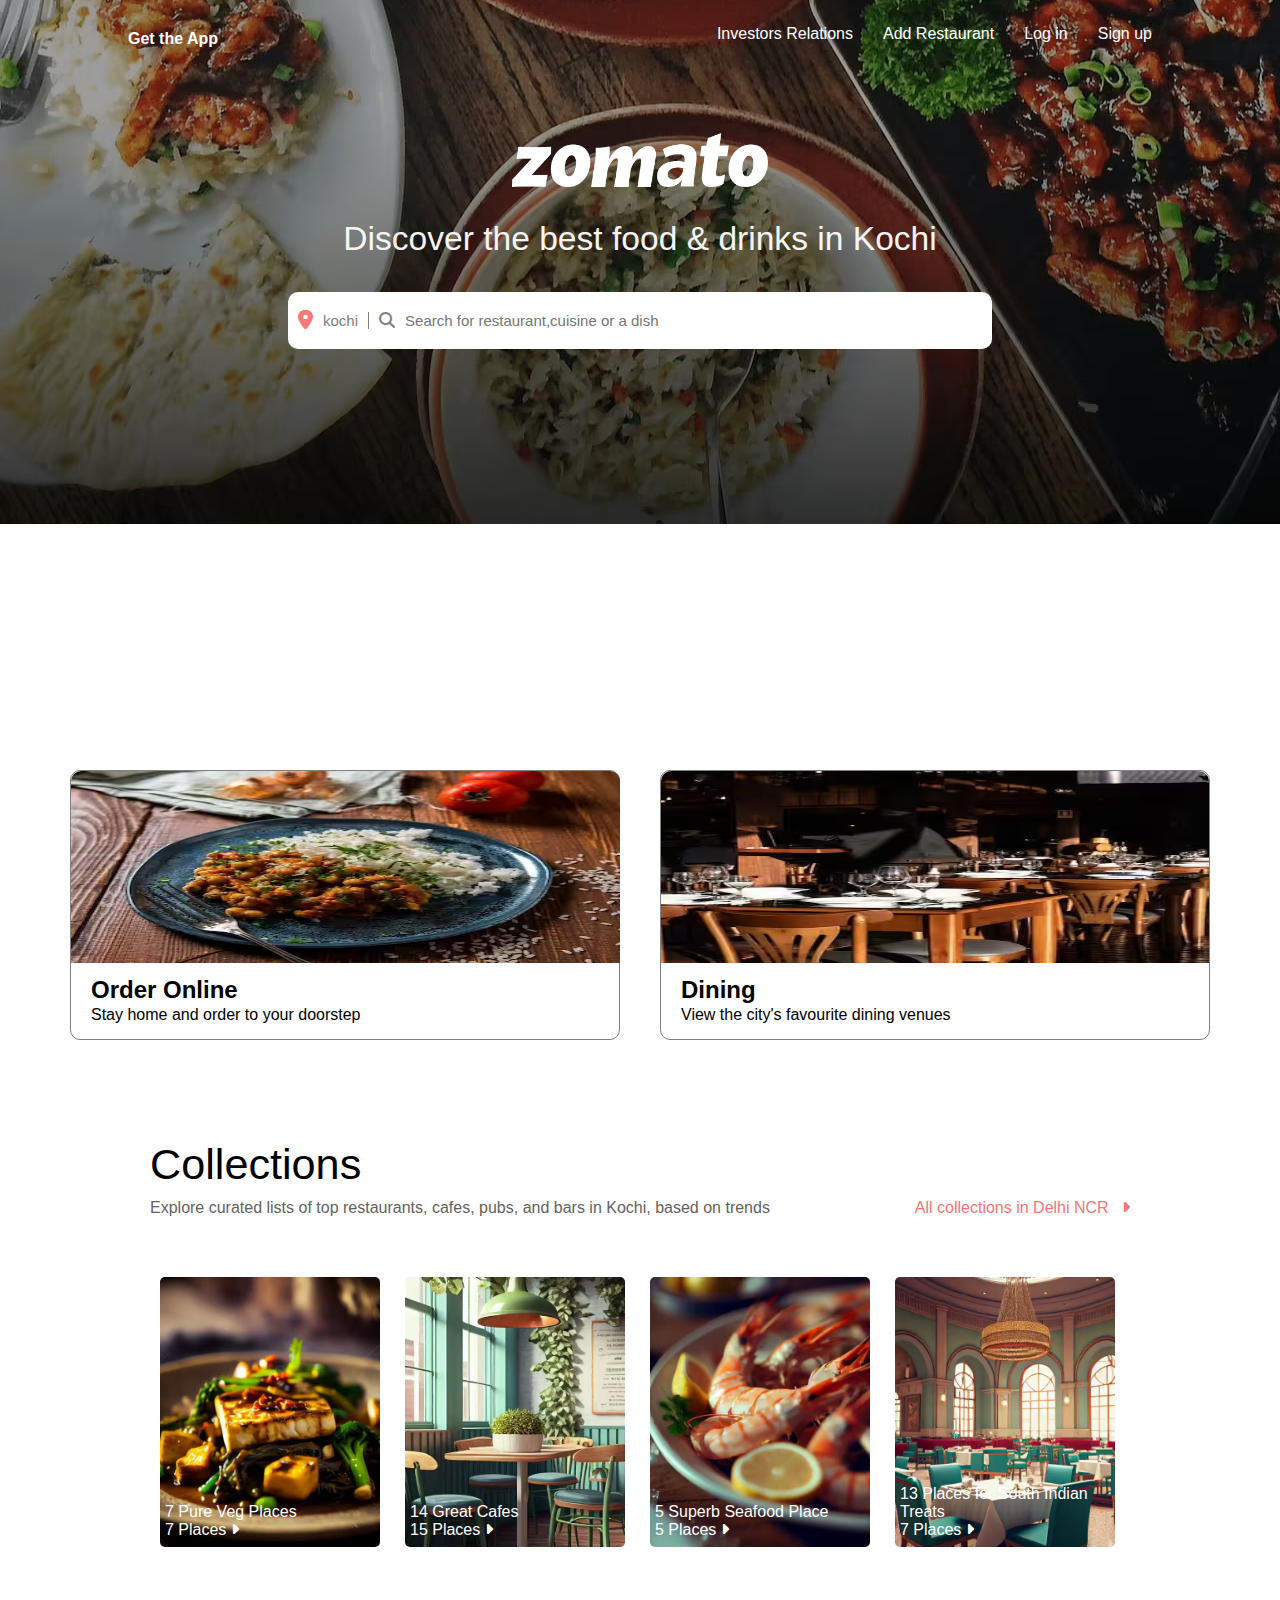
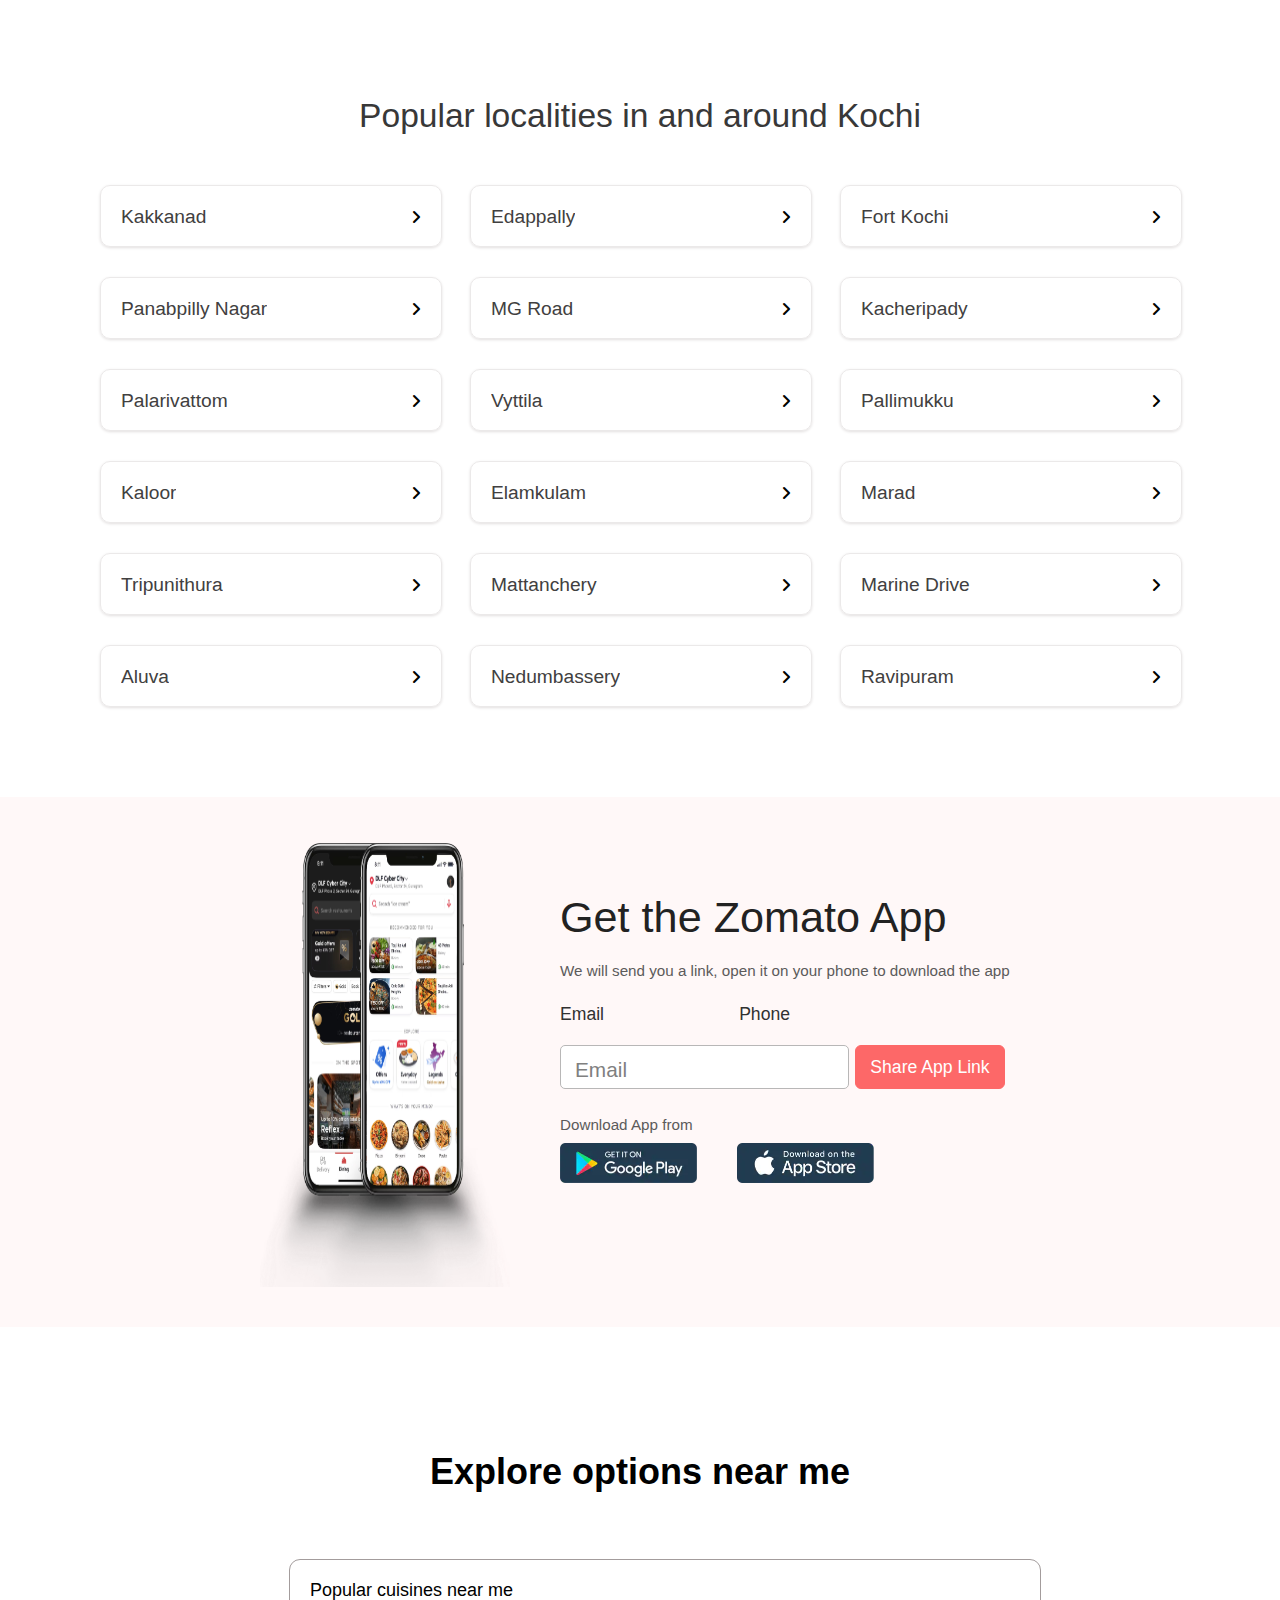
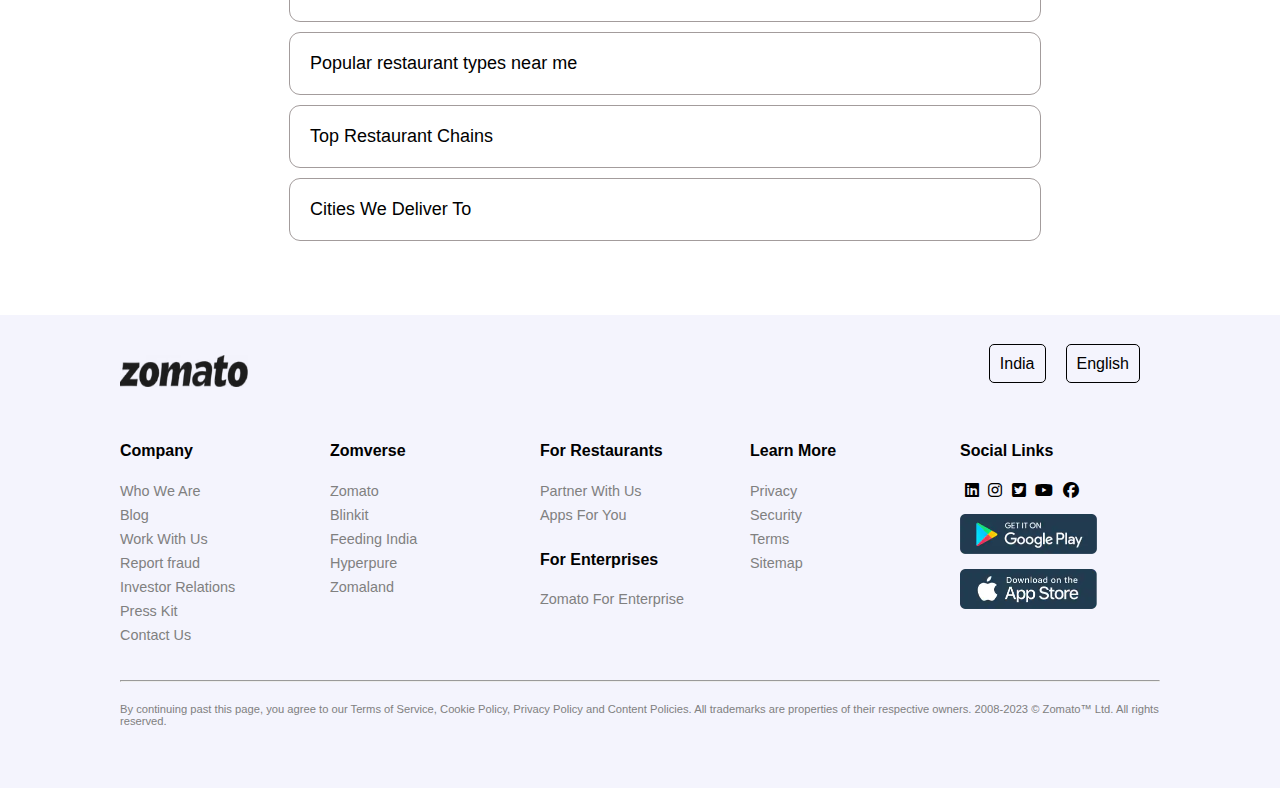
<file: index.html>
<!DOCTYPE html>
<html lang="en">
<head>
    <meta charset="UTF-8">
    <meta name="viewport" content="width=device-width, initial-scale=1.0">
    <meta name="google-site-verification" content="Z3oCAGNGZG1RD2Kaziy-_xORk95imUKKO_0iJedQLkI" />
     <link rel="stylesheet" href="https://cdnjs.cloudflare.com/ajax/libs/font-awesome/6.5.0/css/all.min.css">
     <link rel="stylesheet" href="styles.css" type="text/css">
    <link rel="icon" type="image/png" href="images/zomato_logo_2017.png">
    <title>Zomato</title>
</head>
<body>
    <header>
        <div class="nav">
            <div>
                <h4>Get the App</h4>
            </div>
            <ul class="nav-bar">
                <li>Investors Relations</li>
                <li>Add Restaurant</li>
                <li>Log in</li>
               <li>Sign up</li>
            </ul>
        </div>
        <div class="head">
            <img class="logo" src="images/logo.png" alt="logo">
            <h3>Discover the best food & drinks in Kochi</h3>
            <div class="search">
                <i class="fa-solid fa-location-dot"></i>
                <p>kochi</p>
                <i class="fa-solid fa-magnifying-glass"></i>
                <input type="text" placeholder="Search for restaurant,cuisine or a dish">
            </div>
        </div>
        <div class="header-image">
            <img src="images/header-image.png" alt="">
        </div>
        </div>
    </header>
    <div class="section-1">
        <div class="left">
            <img src="images/sectionimage1.png">
            <div class="text">
                <h2>Order Online</h2>
                <p>Stay home and order to your doorstep</p>
            </div>
            
        </div>
        <div class="right">
            <img src="images/sectionimage2.png">
            <div class="text">
                <h2>Dining</h2>
            <p>View the city's favourite dining venues</p>
            </div>
            
        </div>
    </div>

    <section class="middle">
        <div class="sec-2">
            <h2>Collections</h2>
            <div>
                <h6>Explore curated lists of top restaurants, cafes, pubs, and bars in Kochi, based on trends</h6>
                <span>All collections in Delhi NCR &nbsp; <i class="fa-sharp fa-solid fa-caret-right"></i></span>
            </div>
        </div>
        <div class="sec-3">
            <div class="box-1">
                <div><span>7 Pure Veg Places<br>7 Places <i class="fa-sharp fa-solid fa-caret-right"></i></span></div>
                <img src="images/sec1.png">
            </div>
            <div class="box-1">
                <div><span>14 Great Cafes<br>15 Places <i class="fa-sharp fa-solid fa-caret-right"></i></span></div>
                <img src="images/sec2.png">
            </div>
            <div class="box-1">
                <div><span>5 Superb Seafood Place<br>5 Places <i class="fa-sharp fa-solid fa-caret-right"></i></span></div>
                <img src="images/sec3.png">
            </div>
            <div class="box-1">
                <div><span>13 Places for South Indian Treats<br>7 Places <i class="fa-sharp fa-solid fa-caret-right"></i></span></div>
                <img src="images/sec4">
            </div>
        </div>
        <h1>Popular localities in and around Kochi</h1>
        <div class="sec-4">
            <div class="box-2">
                <div><span>Kakkanad</span><i class="fa-solid fa-angle-right"></i></div>
            </div>
            <div class="box-2">
                <div><span>Edappally</span><i class="fa-solid fa-angle-right"></i></div>
            </div>
            <div class="box-2">
                <div><span>Fort Kochi</span><i class="fa-solid fa-angle-right"></i></div>
            </div>
            <div class="box-2">
                <div><span>Panabpilly Nagar</span><i class="fa-solid fa-angle-right"></i></div>
            </div>
            <div class="box-2">
                <div><span>MG Road</span><i class="fa-solid fa-angle-right"></i></div>
            </div>
            <div class="box-2">
                <div><span>Kacheripady</span><i class="fa-solid fa-angle-right"></i></div>
            </div>
            <div class="box-2">
                <div><span>Palarivattom</span><i class="fa-solid fa-angle-right"></i></div>
            </div>
            <div class="box-2">
                <div><span>Vyttila</span><i class="fa-solid fa-angle-right"></i></div>
            </div>
            <div class="box-2">
                <div><span>Pallimukku</span><i class="fa-solid fa-angle-right"></i></div>
            </div>
            <div class="box-2">
                <div><span>Kaloor</span><i class="fa-solid fa-angle-right"></i></div>
            </div>
            <div class="box-2">
                <div><span>Elamkulam</span><i class="fa-solid fa-angle-right"></i></div>
            </div>
            <div class="box-2">
                <div><span>Marad</span><i class="fa-solid fa-angle-right"></i></div>
            </div>
            <div class="box-2">
                <div><span>Tripunithura</span><i class="fa-solid fa-angle-right"></i></div>
            </div>
            <div class="box-2">
                <div><span>Mattanchery</span><i class="fa-solid fa-angle-right"></i></div>
            </div>
            <div class="box-2">
                <div><span>Marine Drive</span><i class="fa-solid fa-angle-right"></i></div>
            </div>
            <div class="box-2">
                <div><span>Aluva</span><i class="fa-solid fa-angle-right"></i></div>
            </div>
            <div class="box-2">
                <div><span>Nedumbassery</span><i class="fa-solid fa-angle-right"></i></div>
            </div>
            <div class="box-2">
                <div><span>Ravipuram</span><i class="fa-solid fa-angle-right"></i></div>
            </div>
        </div>
    </section>
    <section class="sec-5">
        <div class="flex contact">
            <img src="images/mobile.png">
            <div class="address">
                <h2>Get the Zomato App</h2>
                <p>We will send you a link, open it on your phone to download the app</p>
                <div class="flex radio">
                    <div>
                        <input type="radio" name="fill" id="email" checked>
                        <label for="email">Email</label>
                    </div>
                    <div>
                        <input type="radio" name="fill" id="phone">
                        <label for="phone">Phone</label>
                    </div>
                </div>
                <div class="flex email">
                    <input class="input" type="text">
                    <label for="" class="place">Email</label>
                    <button>Share App Link</button>
                </div>
                <p class="download">Download App from</p>
                <div class="flex app">
                    <img src="images/play.png" alt="">
                    <img src="images/app.png" alt="">
                </div>
            </div>
        </div>
    </section>
    <section class="sec-6">
        <h1>Explore options near me</h1>
        <ul class="accordion">
            <li>
                <input type="radio" name="accordion" id="first">
                <label for="first">Popular cuisines near me</label>
                <div class="content">
                        <a href="" class="cuisines" >Arabian food near me</a>
                        <span>  <a href="" class="cuisines" >Bakery food near me</a></span>
                        <span>  <a href="" class="cuisines" >Beverages food near me</a></span>
                        <span>  <a href="" class="cuisines" >Biryani food near me</a></span>
                        <span>  <a href="" class="cuisines" >Chinese food near me</a></span>
                        <span>  <a href="" class="cuisines" >Continental food near me</a></span>
                        <span>  <a href="" class="cuisines" >Bakeries near me</a></span>
                        <span>  <a href="" class="cuisines" >Bars near me</a></span>
                        <span>  <a href="" class="cuisines" >Desserts food near me</a></span>
                        <span>  <a href="" class="cuisines" >Ice Cream food near me</a></span>
                        <span>  <a href="" class="cuisines" >Juices food near me</a></span>
                        <span>  <a href="" class="cuisines" >Kerala food near me</a></span>
                        <span>  <a href="" class="cuisines" >North Indian food near me</a></span>
                        <span>  <a href="" class="cuisines" >Sandwich food near me</a></span>
                        <span>  <a href="" class="cuisines" >Shawarma food near me</a></span>
                        <span>  <a href="" class="cuisines" >Shake food near me</a></span>
                        <span>  <a href="" class="cuisines" >Seafood food near me</a></span>
                        <span>  <a href="" class="cuisines" >Sichuan food near me</a></span>
                        <span>  <a href="" class="cuisines" >South Indian food near me</a></span>
                        <span>  <a href="" class="cuisines" >Street food near me</a></span>
                </div>
            </li>

            <li>
                <input type="radio" name="accordion" id="second">
                <label for="second">Popular restaurant types near me</label>
                <div class="content">
                    <a href="" class="restaurant" > Bakeries near me</a>
                    <span>  <a href="" class="restaurant" >Bars near me</a></span>
                    <span>  <a href="" class="restaurant" >Beverage Shops near me</a></span>
                    <span>  <a href="" class="restaurant" >Cafés near me</a></span>
                    <span>  <a href="" class="restaurant" > Casual Dining near me</a></span>
                    <span>  <a href="" class="restaurant" >Cocktail Bars near me</a></span>
                    <span>  <a href="" class="restaurant" >Confectioneries near me</a></span>
                    <span>  <a href="" class="restaurant" >Dessert Parlors near me</a></span>
                    <span>  <a href="" class="restaurant" >Desserts food near me</a></span>
                    <span>  <a href="" class="restaurant" >Ice Cream food near me</a></span>
                    <span>  <a href="" class="restaurant" >Juices food near me</a></span>
                    <span>  <a href="" class="restaurant" >Kerala food near me</a></span>
                    <span>  <a href="" class="restaurant" >North Indian food near me</a></span>
                    <span>  <a href="" class="restaurant" >Sandwich food near me</a></span>
                    <span>  <a href="" class="restaurant" >Shawarma food near me</a></span>
                    <span>  <a href="" class="restaurant" >Shake food near me</a></span>
                    <span>  <a href="" class="restaurant" >Seafood food near me</a></span>
                    <span>  <a href="" class="restaurant" >Sichuan food near me</a></span>
                    <span>  <a href="" class="restaurant" >South Indian food near me</a></span>
                    <span>  <a href="" class="restaurant" >Street food near me</a></span></div>
            </li>
            <li>
                <input type="radio" name="accordion" id="third">
                <label for="third">Top Restaurant Chains</label>
                <div class="content">
                    <a href="" class="chains">Burger King</a>
                    <a href="" class="chains">KFC</a>
                    <a href="" class="chains">McDonald's</a>
                    <a href="" class="chains">Pizza Hut</a>
                    <a href="" class="chains">WOW!Momo</a>
                </div>
            </li>

            <li>
                <input type="radio" name="accordion" id="fourth">
                <label for="fourth">Cities We Deliver To</label>
                <div class="content">
                    <div class="row">
                        <div class="col">
                            <a href="" class="cities">Delhi NCR </a>
                            <a href="" class="cities">Hyderabad </a>
                            <a href="" class="cities">Ahmedabad </a>
                            <a href="" class="cities">Nashik</a>
                            <a href="" class="cities">Amritsar</a>
                        </div>
                        <div class="col">
                            <a href="" class="cities">Kolkata</a>
                            <a href="" class="cities">Chennai</a>
                            <a href="" class="cities">Chandigarh</a>
                            <a href="" class="cities">Ooty</a>
                            <a href="" class="cities">Kanpur</a>
                        </div>
                        <div class="col">
                            <a href="" class="cities">Mumbai</a>
                            <a href="" class="cities">Lucknow</a>
                            <a href="" class="cities">Goa</a>
                            <a href="" class="cities">Shimla</a>
                            <a href="" class="cities">Allahabad</a>
                        </div>
                        <div class="col">
                            <a href="" class="cities">Bengaluru</a>
                            <a href="" class="cities">Kochi</a>
                            <a href="" class="cities">Indore</a>
                            <a href="" class="cities">Ludhiana</a>
                            <a href="" class="cities">Aurangabad</a>
                        </div>
                        <div class="col">
                            <a href="" class="cities">Pune</a>
                            <a href="" class="cities">Jaipur</a>
                            <a href="" class="cities">Gangtok</a>
                            <a href="" class="cities">Guwahati</a>
                            <a href="" class="cities">Bhopal</a>
                        </div>
                    </div>
                </div>
            </li>
        </ul>
     </section>
     <section class="footer">
        <div class="sec-7">
            <div class="first">
                <div>
                    <img src="images/zomato-bottom-logo.png">
                </div>
                <div class="first-1">
                    <div>
                        <span>India</span>
                    </div>
                    <div>
                        <span>English</span>
                    </div>
                </div>
            </div>
            <div class="second">
                <div>
                    <h4>Company</h4>
                    <a href="">Who We Are</a>
                    <a href="">Blog</a>
                    <a href="">Work With Us</a>
                    <a href="">Report fraud</a>
                    <a href="">Investor Relations</a>
                    <a href="">Press Kit</a>
                    <a href="">Contact Us</a>
                </div>
                <div>
                    <h4>Zomverse</h4>
                    <a href="">Zomato</a>
                    <a href="">Blinkit</a>
                    <a href="">Feeding India</a>
                    <a href="">Hyperpure</a>
                    <a href="">Zomaland</a>
                </div>
                <div>
                    <h4>For Restaurants</h4>
                    <a href="">Partner With Us</a>
                    <a href="">Apps For You</a>
                    <h4>For Enterprises</h4>
                    <a href="">Zomato For Enterprise</a>
                </div>
                <div>
                    <h4>Learn More</h4>
                    <a href="">Privacy</a>
                    <a href="">Security</a>
                    <a href="">Terms</a>
                    <a href="">Sitemap</a>
                </div>
                <div class="box-4">
                    <h4>Social Links</h4>
                    <div>
                        <i class="fa-brands fa-linkedin"></i>
                        <i class="fa-brands fa-instagram"></i>
                        <i class="fa-brands fa-square-twitter"></i>
                        <i class="fa-brands fa-youtube"></i>
                        <i class="fa-brands fa-facebook"></i>                   
                     </div>
                
                
                    <div><img src="images/play.png"></div> 
                    <div><img src="images/app.png"></div>
            </div>
            </div>
            <hr>
            <p class="copy">By continuing past this page, you agree to our Terms of Service, Cookie Policy, Privacy Policy and Content Policies. All trademarks are properties of their respective owners. 2008-2023 © Zomato™ Ltd. All rights reserved.</p>
        </div>
     </section>

    
</body>
</html>
</file>
<file: styles.css>
body{
    margin: 0;
    padding: 0;
    text-decoration: none;
    font-family: Verdana, Geneva, Tahoma, sans-serif;
    overflow-x: hidden;
}
header{
    width:100%;
    height: 80vh;
    overflow: hidden;
    position: relative;
    object-fit: cover;
}

.header-image{
    position: absolute;
    top: -20vh;
    z-index: -1;
}
.nav{
    display: flex;
    margin: 1vh 10vw;
    justify-content: space-between;
    color: white;
    font-size: 1em;
    font-family: Verdana, Geneva, Tahoma, sans-serif;
}
.nav-bar{
    display: flex;
}
.nav-bar li{
    font-size: 1em;
    font-family: Verdana, Geneva, Tahoma, sans-serif;
    font-weight: lighter;
    padding-left: 30px;
    list-style: none;
}
.head{
    display: flex;
    flex-direction: column;
    justify-content: center;
    margin-top: 7vh;
    align-items: center;
}
.logo{
    width: 20vw;
}
.head h3{
    font-size: 2.1em;
    color: whitesmoke;
    font-weight: lighter;
    font-family: Verdana, Geneva, Tahoma, sans-serif;
}
.search{
    display: flex;
    width: 55vw;
    align-items: center;
    justify-content: flex-start;
    border-radius: 10px;
    background-color: white;
    padding: 5px 0;
}
.search input{
    outline: none;
    border: none;
    width: 50%;
    padding-left: 10px;
    font-size: 15px;
}
.search p{
    color: gray;
    border-right: 1px solid gray;
    font-family: Verdana, Geneva, Tahoma, sans-serif;
    font-size: 15px;
    padding-right: 10px;
}
.search i:first-child{
    font-size: 20px;
    color:rgb(252, 119, 119);
    padding-left: 10px;
    padding-right: 10px;
}
.search i{
    color: gray;
    padding-left: 10px;
}
.section-1{
    display: flex;
    justify-content: space-around;
    margin-top: 50px;
    padding-left: 50px;
    padding-right: 50px;
    margin-bottom: 100px;
    
}
.section-1 .left{
    box-sizing: border-box;
    width:550px;
    height:270px;
    padding-bottom: 20px;
    padding-right: 10px;
    transition: transform 0.3s;
    border: 1px solid gray;
    border-radius: 10px;
    
}
.left img{
    border-top-right-radius: 10px;
    border-top-left-radius:10px ;
    width:102%;
    height:192px;
    
}
.section-1 .right{
    box-sizing: border-box;
    width:550px;
    height: 270px;
    padding-bottom: 20px;
    transition: transform 0.3s;
    border: 1px solid gray;
    border-radius: 10px;
}
.right img{
    border-top-right-radius: 10px;
    border-top-left-radius:10px ;
    width:100%;
    height:192px;
}
.left:hover{
    cursor: pointer;
    transform: scale(1.05);
}
.right:hover{
    cursor: pointer;
    transform: scale(1.05);
}
.left .text{
     line-height: 5px;
     padding-left: 20px;
}
.right .text{
    line-height: 5px;
    padding-left: 20px;
}

.middle{
    margin: 60px 150px;
}
.sec-2 h2{
    font-size: 2.7rem;
    font-weight: lighter;
    margin-bottom: 10px;
}
.sec-2 div{
    display: flex;
    justify-content: space-between;
    align-items: center;
    margin-bottom: 30px;
}
.sec-2 h6{
    margin: 0;
    font-size: 1rem;
    font-weight: lighter;
    color: rgb(99, 98, 98);
}
.fa-caret-right, .sec-2  span{
    color: rgb(248, 117, 117);
}
 .box-1{
    width: 255px;
    height: 300px;
    overflow: hidden;
    position: relative;
  
 }
   .box-1 div{
    position: absolute;
    background: linear-gradient(transparent black);
    width: 100%;
    height: 25%;
    display: flex;
    align-items: flex-end;
    bottom: 0;
    border-radius: 10px;
    
 }
 .box-1 div span:first-child{
    display: inline-block;
    color: white;
    padding-left: 15px;
    font-size: 1rem;
    padding-bottom: 15px;
 }
 .box-1 i{
    color: white;
    padding-bottom: 15px;
 }
 .box-1 img{
    width: 220px;
    height: 270px;
    object-fit: cover;
    padding: 10px;
    border-radius: 15px;
 }
 .sec-3{
    display: flex;
    justify-content: space-between;
    margin-top: 50px;
    margin-bottom: 130px;
 }
 .middle h1{
    font-size: 2.1rem;
    font-weight: lighter;
    text-align: center;
    margin: 50px;
    color: rgb(56,56,56);
 }
 .sec-4{
    display: grid;
    justify-content: center;
    grid-column-gap: 20px;
    grid-gap: 30px;
    grid-template-columns: 340px 340px 340px;
    grid-template-rows: auto;
 }
 .box-2{
    border: 1px solid rgb(235, 233, 233);
    box-shadow: 0 1px 3px rgb(226, 223, 223);
    width: 340px;
    height: 60px;
    overflow: hidden;
    border-radius: 10px;
 }
 .box-2 div{
    overflow: hidden;
    display: flex;
    justify-content: space-between; 
    align-items: center;
    margin: 20px;
 }
 .box-2 div span{
    color: rgb(65, 64, 64);
    font-size: 1.2rem;
    display: inline-block;
    overflow: hidden;
    text-overflow: ellipsis;
    white-space: nowrap;
 }
 .sec-5{
    display: flex;
    margin: 90px 0;
    padding: 40px 0;
    justify-content: center;
    background-color: rgb(255, 248, 248);
 }
 .flex{
    display: flex;
 }
 .contact{
    width: 760px;
    overflow: hidden;
 }
 .contact img{
    width: 250px;
    height: 450px;
    padding-right: 40px;
 }
 .address{
    width: 470px;
    margin-top: 20px;
    padding-left: 10px;
 }
 .address p{
    padding-bottom: 10px;
    font-size: 0.95rem;
    color: rgb(92, 91, 91);
 }
 .address h2{
    font-size: 2.7rem;
    font-weight: lighter;
    margin-bottom: 20px;
    color: rgb(34, 34, 34);
 }
 .radio{
    display: flex;
    justify-content: space-between;
    margin-right: 230px;
    padding-bottom: 20px;
 }
 .radio label{
    font-size: 1.1rem;
    color: rgb(49, 49, 49);
 }
 .radio [type="radio"]{
    accent-color:  rgb(255,92,92);

 }
 .email{
    position: relative;
 }
 .email input{
    height: 40px;
    border-radius: 5px;
    width: 270px;
    border: 1px solid rgb(184, 183, 183);
    outline: rgb(255, 92, 92);
    font-size: 1.3rem;
    padding-left: 15px;
 }
 .place{
    position: absolute;
    font-size: 1.3rem;
    left: 15px;
    top:13px;
    color: gray;
    font-weight: lighter;
 }
 .email button{
    width: 150px;
    border-radius: 6px;
    border: 1px solid rgb(253, 104, 104);
    background-color: rgb(253, 104, 104);
    font-size: 1.1rem;
    margin-left: 6px;
    color: white;
 }
 .download{
    font-size: 0.7rem;
    margin-top: 27px;
    margin-bottom: 0;
    color: gray;
 }
 .app img{
    width: 137px;
    height: 40px;
 }
 
.sec-6{
    padding: 10px 12%;
    text-align: center;
    font-size: 18px;
}

.sec-6 h3{
    font-weight: 500;
    font-size: 20px;
}
  
.accordion{
    margin: 60px auto;
    width: 100%;
    max-width: 750px;
}

.accordion li{
    list-style: none;
    width: 100%;
    padding: 5px;
}
  
.accordion li label{
    display: flex;
    align-items: center;
    padding: 20px;
    font-size: 18px;
    font-weight: 500;
    background: white;
    margin-top: 2px;
    cursor: pointer;
    position: relative;
    outline: 1px solid rgb(163, 156, 156);
    border-radius: 10px;
    

}

label::after{
    
    font-size: 34px;
    position: absolute;
    right: 20px;
    transition: transform 0.5s;
}

input[type="radio"]{
    display: none;
}
.accordion .content{
    background: white;
    text-align: left;
    padding: 0 20px;
    max-height: 0;
    overflow: hidden;
    transition: max-height 0.5s,padding 0.5s;
}

.accordion input[type="radio"]:checked +label+.content{
    max-height: 600px;
    padding: 30px 20px;
}

.accordion input[type="radio"]:checked +label::after{
    transform: rotate(135deg);
}

.faq .email-signup{
    max-width: 600px;
    margin: 20px auto 60px;
}
.faq small{
    font-size: 13px;
}
.content  a{
    text-decoration: none;
    color: gray;
    font-size: smaller;
}
.content span:before {
    vertical-align:middle;
    font:bold 0.8rem ;
    color: gray;/* minimum line-height to not affect the paragraph's height */
    content:"\2022"; /* the Unicode number for &bull; */
}
.accordion .content .chains{

    padding-left: 50px;
   
}
.row {
    display: inline flex;
    justify-content: center;
    align-items: center;
    column-gap: 100px;
    
}
.row a{
    display: block;
    padding-bottom: 20px;
    
}
.first img{
    width: 128px;
    height: 32px;
}
.sec-7{
    padding: 40px 120px;
    background-color: rgb(244,244,253);
}
.first{
    display: flex;
    justify-content: space-between;
}
.first-1{
    display: flex;
}
.first-1 span{
    padding: 10px;
    border: 1px solid black;
    border-radius: 5px;
    margin-right: 20px;
    font-weight: 400;
}
.second{
    display: flex;
    flex-direction: row;
    justify-content: space-between;
    margin: 30px 0;
}
.second div{
    width: 200px;

}
.secon h4{
    font-weight: lighter;
    color:rgb(22,22,22);
    white-space: nowrap;
}
.second a{
    display: inline-block;
     width: 200px;
    margin-bottom: 7px;
    white-space: nowrap;
    text-decoration: none;
    color: gray;
    font-size: 0.9rem;
    
}
 .second img{
    width: 137px;
    height: 40px;
    margin-top: 11px;
    cursor: pointer;
 }
 .box-4{
    display: flex;
    flex-direction: column;
 }
 .box-4 i{
    margin-left: 5px;
    margin-bottom: 5px;
 }
 .copy{
    padding: 10px 0;
    color: gray;
    font-size: 0.7rem;
 }
</file>
